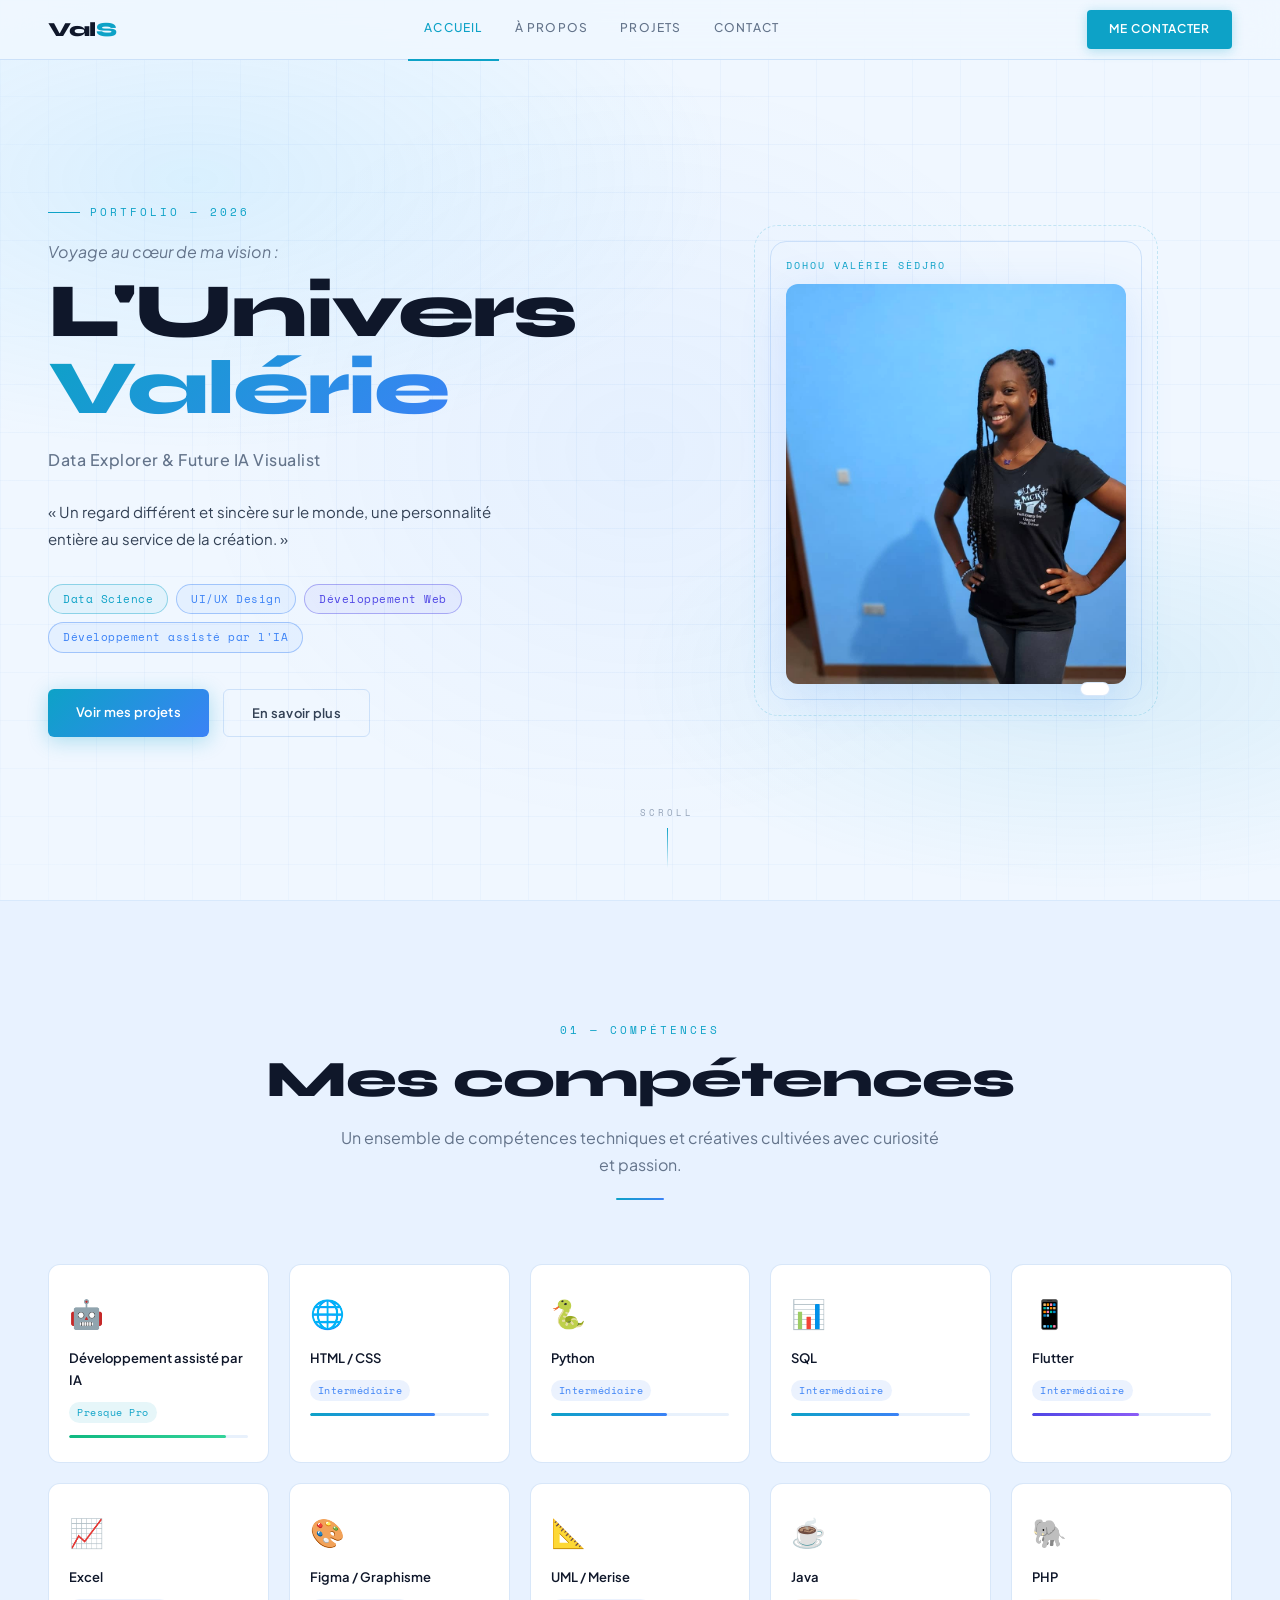
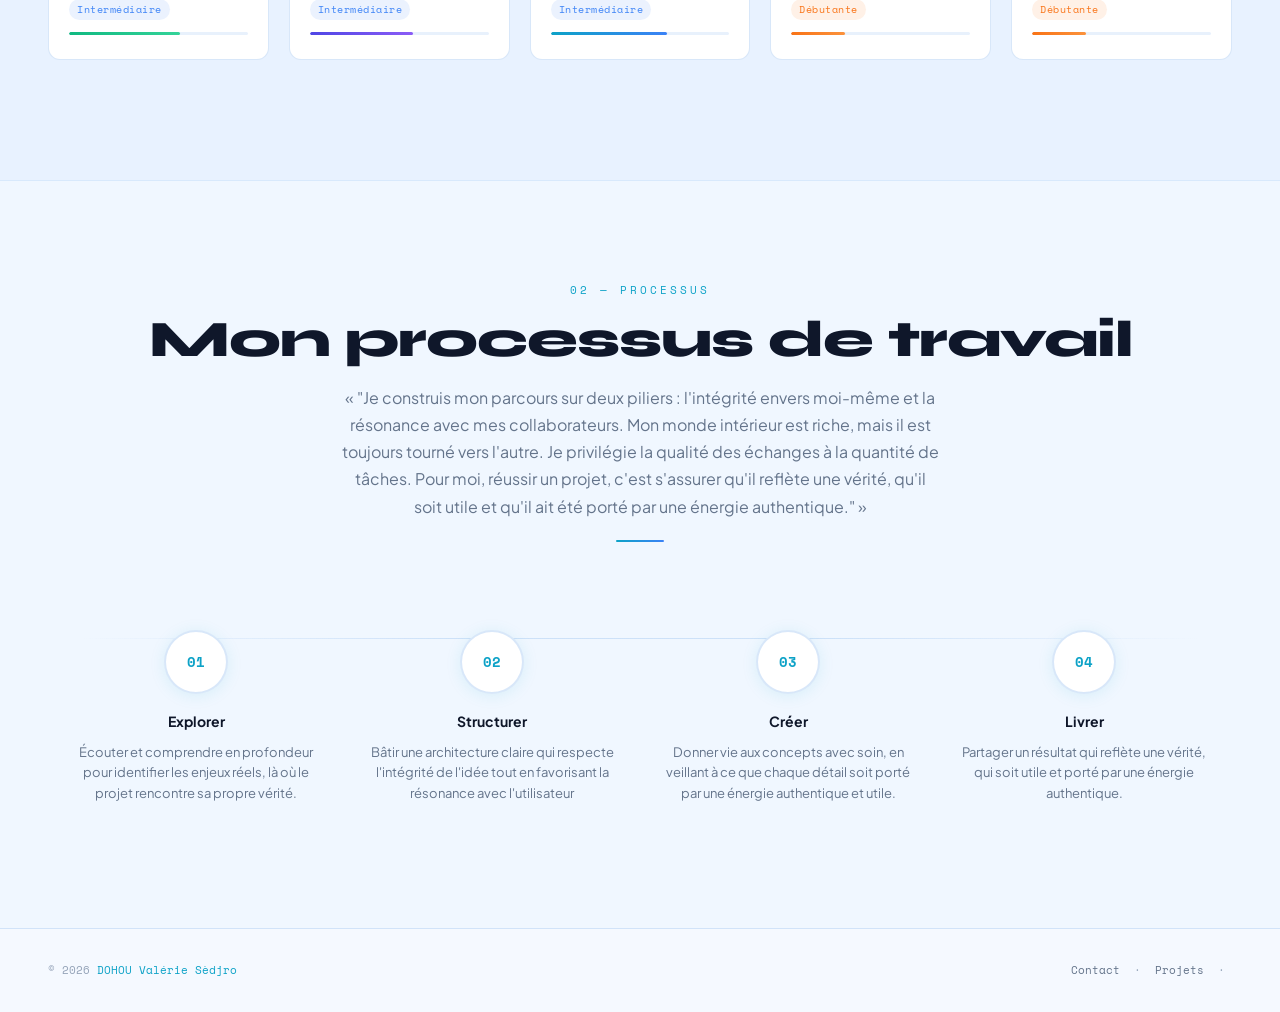
<file: index.html>
<!DOCTYPE html>
<html lang="fr">
<head>
<meta charset="UTF-8">
<meta name="viewport" content="width=device-width, initial-scale=1.0">
<title> Valérie Sèdjro DOHOU — Portfolio</title>
<link href="https://fonts.googleapis.com/css2?family=Plus+Jakarta+Sans:ital,wght@0,300;0,400;0,500;0,600;0,700;1,300&family=Syne:wght@700;800&family=Space+Mono:wght@400;700&display=swap" rel="stylesheet">
<link rel="stylesheet" href="style.css">
</head>
<body>

<nav>
  <a href="index.html" class="nav-logo">Val<span>S</span></a>
  <ul class="nav-links">
    <li><a href="index.html" class="active">Accueil</a></li>
    <li><a href="about.html">À propos</a></li>
    <li><a href="projects.html">Projets</a></li>
    <li><a href="contact.html">Contact</a></li>
  </ul>
  <a href="contact.html" class="nav-cta">Me contacter</a>
  <button class="nav-burger" onclick="toggleMenu()">☰</button>
</nav>

<!-- ═══ HERO ═══ -->
<main class="hero-page">

  <div class="hero-inner">

    <!-- LEFT -->
    <div class="hero-left fade-up">
      <div class="hero-label">Portfolio — 2026</div>
      <p class="hero-eyebrow">Voyage au cœur de ma vision :</p>
      <h1 class="hero-title">
        L'Univers <span class="accent">Valérie</span>
      </h1>
      <p class="hero-role">Data Explorer & Future IA Visualist </p>
      <p class="hero-desc">
        <!-- [TEXTE À COMPLÉTER] Copiez ici votre description personnelle -->
        « Un regard différent et sincère sur le monde, une personnalité entière au service de la création. »
      </p>
      <div class="hero-tags">
        <span class="tag teal">Data Science</span>
        <span class="tag blue">UI/UX Design</span>
        <span class="tag indigo">Développement Web</span>
        <span class="tag blue">Développement assisté par l'IA</span>
      </div>
      <div class="hero-btns">
        <a href="projects.html" class="btn-primary">Voir mes projets</a>
        <a href="about.html" class="btn-ghost">En savoir plus</a>
      </div>
    </div>

    <!-- RIGHT — PHOTO -->
    <div class="hero-right fade-up">
      <div class="photo-frame">
        <div class="photo-label">DOHOU Valérie Sèdjro</div>
        <!--
          👉 Pour ajouter votre photo :
          1. Renommez votre fichier image en "ma-photo.jpg"
          2. Placez-le dans le même dossier que ce fichier HTML
          3. Supprimez la ligne "photo-placeholder" si vous voulez
        -->
        <img src="Valérie.png" alt="DOHOU Valérie Sèdjro" class="hero-photo"
              onerror="this.style.display='none'; document.querySelector('.photo-placeholder').style.display='flex';">
        <div class="photo-badge">
        </div>
      </div>
    </div>

  </div>

  <div class="scroll-hint fade-up">
    <span>Scroll</span>
    <div class="scroll-line"></div>
  </div>

</main>

<!-- ═══ COMPÉTENCES ═══ -->
<section class="skills-section">
  <div class="inner">
    <div class="section-header fade-up">
      <span class="section-num">01 — Compétences</span>
      <h2 class="section-title">Mes compétences</h2>
      <p class="section-subtitle">
        <!-- [TEXTE À COMPLÉTER] -->
        Un ensemble de compétences techniques et créatives cultivées avec curiosité et passion.
      </p>
      <div class="section-line"></div>
    </div>

    <div class="skills-grid">

      <div class="skill-card fade-up">
        <div class="skill-icon">🤖</div>
        <div class="skill-name">Développement assisté par IA</div>
        <div class="skill-level lvl-pro">Presque Pro</div>
        <div class="skill-bar"><div class="skill-fill green" data-width="88%"></div></div>
      </div>

      <div class="skill-card fade-up">
        <div class="skill-icon">🌐</div>
        <div class="skill-name">HTML / CSS</div>
        <div class="skill-level lvl-inter">Intermédiaire</div>
        <div class="skill-bar"><div class="skill-fill" data-width="70%"></div></div>
      </div>

      <div class="skill-card fade-up">
        <div class="skill-icon">🐍</div>
        <div class="skill-name">Python</div>
        <div class="skill-level lvl-inter">Intermédiaire</div>
        <div class="skill-bar"><div class="skill-fill blue" data-width="65%"></div></div>
      </div>

      <div class="skill-card fade-up">
        <div class="skill-icon">📊</div>
        <div class="skill-name">SQL</div>
        <div class="skill-level lvl-inter">Intermédiaire</div>
        <div class="skill-bar"><div class="skill-fill blue" data-width="60%"></div></div>
      </div>

      <div class="skill-card fade-up">
        <div class="skill-icon">📱</div>
        <div class="skill-name">Flutter</div>
        <div class="skill-level lvl-inter">Intermédiaire</div>
        <div class="skill-bar"><div class="skill-fill purple" data-width="60%"></div></div>
      </div>

      <div class="skill-card fade-up">
        <div class="skill-icon">📈</div>
        <div class="skill-name">Excel</div>
        <div class="skill-level lvl-inter">Intermédiaire</div>
        <div class="skill-bar"><div class="skill-fill green" data-width="62%"></div></div>
      </div>

      <div class="skill-card fade-up">
        <div class="skill-icon">🎨</div>
        <div class="skill-name">Figma / Graphisme</div>
        <div class="skill-level lvl-inter">Intermédiaire</div>
        <div class="skill-bar"><div class="skill-fill purple" data-width="58%"></div></div>
      </div>

      <div class="skill-card fade-up">
        <div class="skill-icon">📐</div>
        <div class="skill-name">UML / Merise</div>
        <div class="skill-level lvl-inter">Intermédiaire</div>
        <div class="skill-bar"><div class="skill-fill blue" data-width="65%"></div></div>
      </div>

      <div class="skill-card fade-up">
        <div class="skill-icon">☕</div>
        <div class="skill-name">Java</div>
        <div class="skill-level lvl-debut">Débutante</div>
        <div class="skill-bar"><div class="skill-fill orange" data-width="30%"></div></div>
      </div>

      <div class="skill-card fade-up">
        <div class="skill-icon">🐘</div>
        <div class="skill-name">PHP</div>
        <div class="skill-level lvl-debut">Débutante</div>
        <div class="skill-bar"><div class="skill-fill orange" data-width="30%"></div></div>
      </div>

    </div>
  </div>
</section>

<!-- ═══ PROCESSUS DE TRAVAIL ═══ -->
<section class="process-section">
  <div class="inner">
    <div class="section-header fade-up">
      <span class="section-num">02 — Processus</span>
      <h2 class="section-title">Mon processus de travail</h2>
      <p class="section-subtitle">
        <!-- [TEXTE À COMPLÉTER] -->
        « "Je construis mon parcours sur deux piliers : l'intégrité envers moi-même et la résonance avec mes collaborateurs. Mon monde intérieur est riche, mais il est toujours tourné vers l'autre. Je privilégie la qualité des échanges à la quantité de tâches. Pour moi, réussir un projet, c'est s'assurer qu'il reflète une vérité, qu'il soit utile et qu'il ait été porté par une énergie authentique." »
      </p>
      <div class="section-line"></div>
    </div>

    <div class="process-steps">

      <div class="process-step fade-up">
        <div class="step-num">01</div>
        <div class="step-title">Explorer</div>
        <div class="step-text">
          <!-- [TEXTE À COMPLÉTER] -->
          Écouter et comprendre en profondeur pour identifier les enjeux réels, là où le projet rencontre sa propre vérité.
        </div>
      </div>

      <div class="process-step fade-up">
        <div class="step-num">02</div>
        <div class="step-title">Structurer</div>
        <div class="step-text">
          <!-- [TEXTE À COMPLÉTER] -->
          Bâtir une architecture claire qui respecte l'intégrité de l'idée tout en favorisant la résonance avec l'utilisateur
        </div>
      </div>

      <div class="process-step fade-up">
        <div class="step-num">03</div>
        <div class="step-title">Créer</div>
        <div class="step-text">
          <!-- [TEXTE À COMPLÉTER] -->
          Donner vie aux concepts avec soin, en veillant à ce que chaque détail soit porté par une énergie authentique et utile.
        </div>
      </div>

      <div class="process-step fade-up">
        <div class="step-num">04</div>
        <div class="step-title">Livrer</div>
        <div class="step-text">
          <!-- [TEXTE À COMPLÉTER] -->
          Partager un résultat qui reflète une vérité, qui soit utile et porté par une énergie authentique.
        </div>
      </div>

    </div>
  </div>
</section>

<footer>
  <div>© 2026 <span class="teal">DOHOU Valérie Sèdjro</span></div>
  <div>
    <a href="contact.html">Contact</a> &nbsp;·&nbsp;
    <a href="projects.html">Projets</a> &nbsp;·&nbsp;
  </div>
</footer>

<script src="main.js"></script>
</body>
</html>
</file>
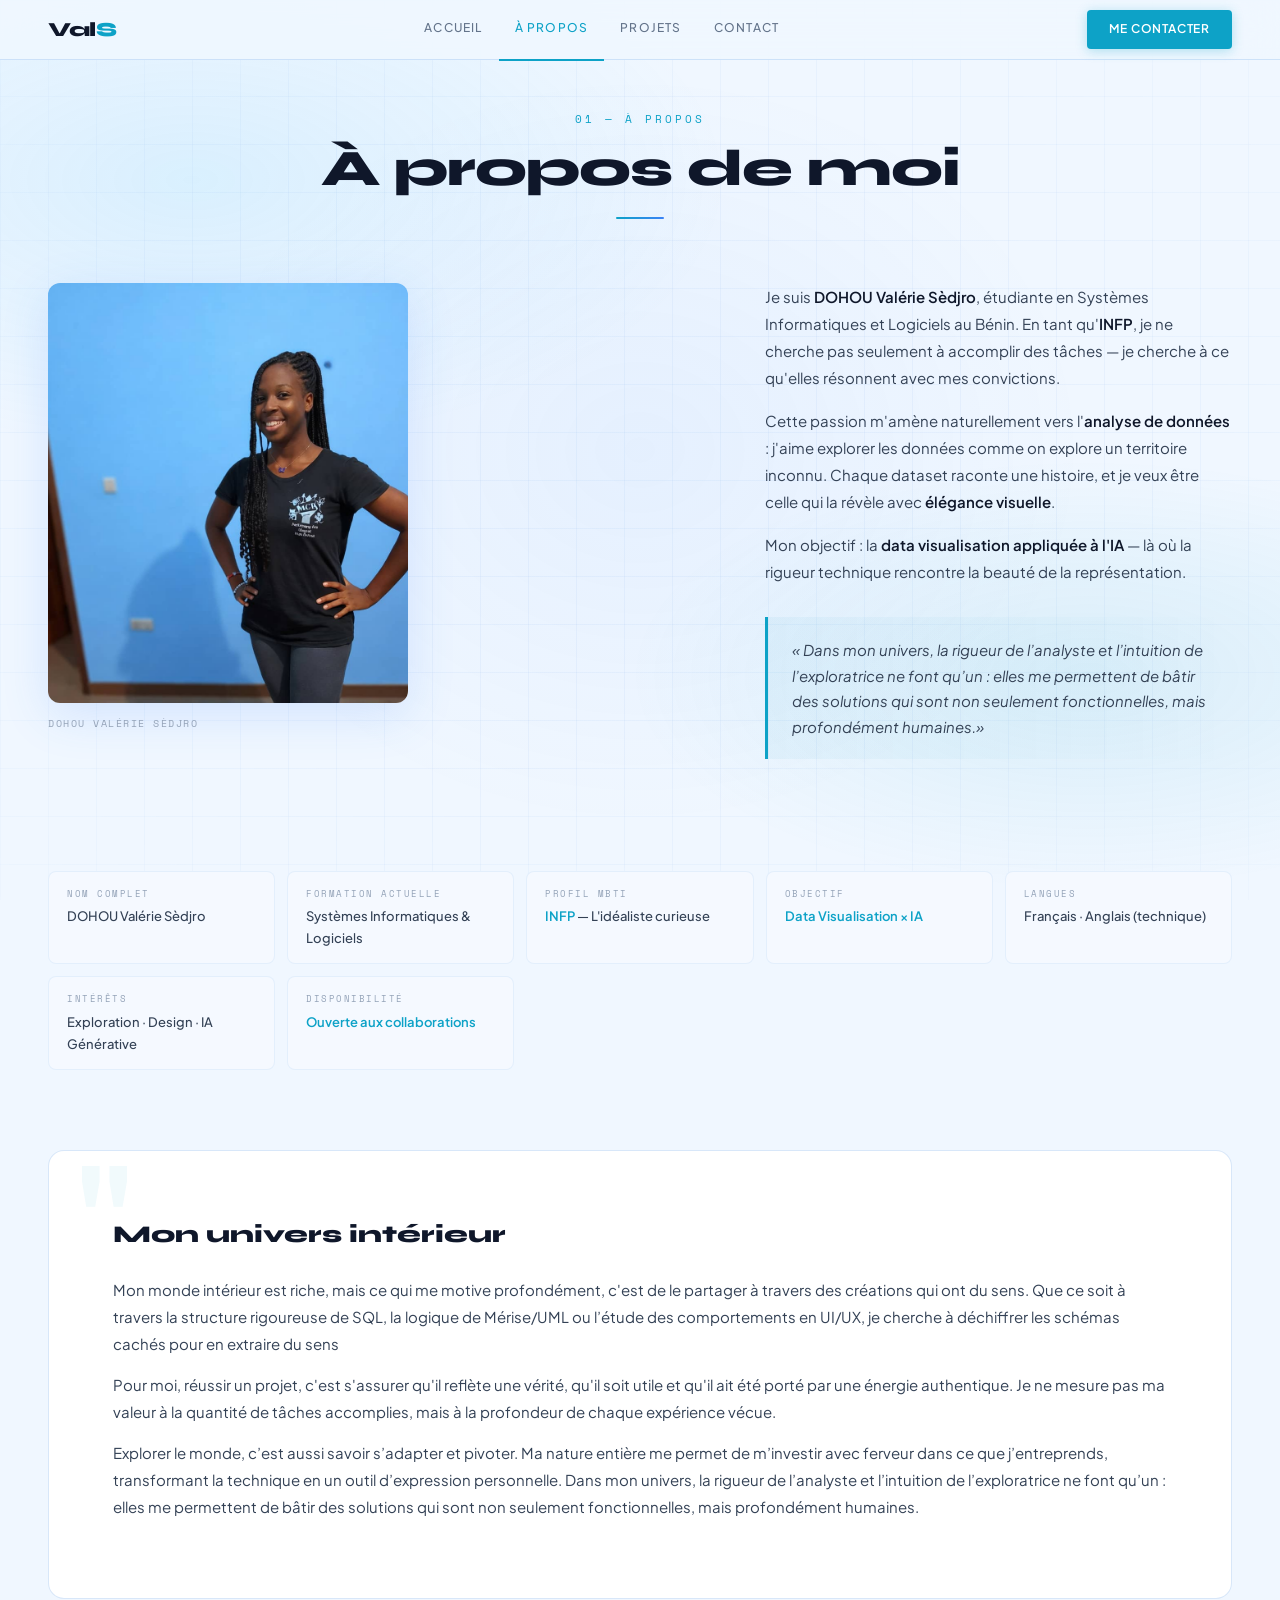
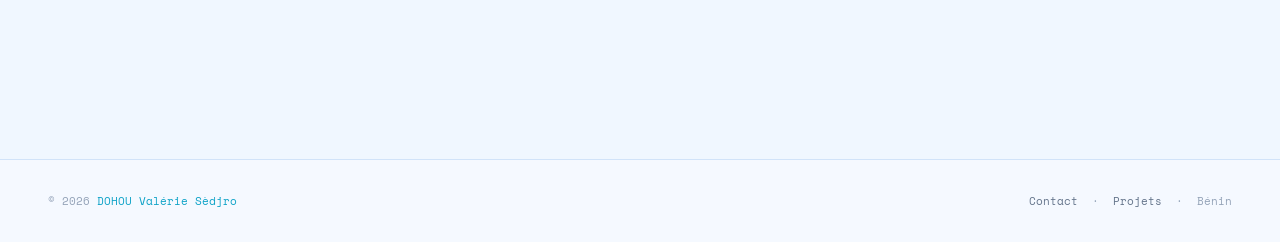
<file: about.html>
<!DOCTYPE html>
<html lang="fr">
<head>
<meta charset="UTF-8">
<meta name="viewport" content="width=device-width, initial-scale=1.0">
<title>À propos — DOHOU Valérie</title>
<link href="https://fonts.googleapis.com/css2?family=Plus+Jakarta+Sans:ital,wght@0,300;0,400;0,500;0,600;0,700;1,300&family=Syne:wght@700;800&family=Space+Mono:wght@400;700&display=swap" rel="stylesheet">
<link rel="stylesheet" href="style.css">
</head>
<body>

<nav>
  <a href="index.html" class="nav-logo">Val<span>S</span></a>
  <ul class="nav-links">
    <li><a href="index.html">Accueil</a></li>
    <li><a href="about.html" class="active">À propos</a></li>
    <li><a href="projects.html">Projets</a></li>
    <li><a href="contact.html">Contact</a></li>
  </ul>
  <a href="contact.html" class="nav-cta">Me contacter</a>
  <button class="nav-burger" onclick="toggleMenu()">☰</button>
</nav>

<main class="inner-page">
  <div class="page-inner">

    <div class="section-header fade-up">
      <span class="section-num">01 — À propos</span>
      <h1 class="section-title">À propos de moi</h1>
      <div class="section-line"></div>
    </div>

    <!-- BLOC 1 : PHOTO + MINI TEXTE CÔTE À CÔTE -->
    <div class="about-grid fade-up" style="margin-bottom: 80px;">

      <!-- PHOTO -->
      <div class="about-photo-block">
        <!--
          👉 Pour ajouter votre photo :
          Renommez votre fichier "ma-photo.jpg" et placez-le dans le dossier.
        -->
        <img src="Valérie.png" alt="DOHOU Valérie Sèdjro" class="about-photo"
             onerror="this.style.display='none'; document.querySelector('.about-photo-placeholder').style.display='flex';">
        <div class="about-photo-caption">DOHOU Valérie Sèdjro</div>
      </div>

      <!-- MINI PARAGRAPHE -->
      <div class="about-mini">
        <p>
          <!-- [TEXTE À COMPLÉTER] — Mini présentation à côté de la photo -->
          Je suis <strong>DOHOU Valérie Sèdjro</strong>, étudiante en
          Systèmes Informatiques et Logiciels au Bénin. En tant qu'<strong>INFP</strong>,
          je ne cherche pas seulement à accomplir des tâches — je cherche à ce qu'elles
          résonnent avec mes convictions.
        </p>
        <p>
          Cette passion m'amène naturellement vers l'<strong>analyse de données</strong> :
          j'aime explorer les données comme on explore un territoire inconnu. Chaque dataset
          raconte une histoire, et je veux être celle qui la révèle avec <strong>élégance visuelle</strong>.
        </p>
        <p>
          Mon objectif : la <strong>data visualisation appliquée à l'IA</strong> — là où
          la rigueur technique rencontre la beauté de la représentation.
        </p>

        <blockquote class="about-quote">
          <!-- [TEXTE À COMPLÉTER] -->
          « Dans mon univers, la rigueur de l’analyste et l’intuition de l’exploratrice ne font qu’un : elles me permettent de bâtir des solutions qui sont non seulement fonctionnelles, mais profondément humaines.»
        </blockquote>
      </div>

    </div>

    <!-- INFOS RAPIDES -->
    <div class="info-grid fade-up" style="margin-bottom: 80px;">
      <div class="info-row">
        <div class="info-key">Nom complet</div>
        <div class="info-val">DOHOU Valérie Sèdjro</div>
      </div>
      <div class="info-row">
        <div class="info-key">Formation actuelle</div>
        <div class="info-val">Systèmes Informatiques & Logiciels</div>
      </div>
      <div class="info-row">
        <div class="info-key">Profil MBTI</div>
        <div class="info-val"><span class="highlight">INFP</span> — L'idéaliste curieuse</div>
      </div>
      <div class="info-row">
        <div class="info-key">Objectif</div>
        <div class="info-val"><span class="highlight">Data Visualisation × IA</span></div>
      </div>
      <div class="info-row">
        <div class="info-key">Langues</div>
        <div class="info-val">Français · Anglais (technique)</div>
      </div>
      <div class="info-row">
        <div class="info-key">Intérêts</div>
        <div class="info-val">Exploration · Design · IA Générative</div>
      </div>
      <div class="info-row">
        <div class="info-key">Disponibilité</div>
        <div class="info-val"><span class="highlight">Ouverte aux collaborations</span></div>
      </div>
    </div>

    <!-- BLOC 2 : TEXTE PLUS LONG EN BAS -->
    <div class="about-text2 fade-up">
      <h3>Mon univers intérieur</h3>
      <p>
        <!-- [TEXTE À COMPLÉTER] — Grand texte libre sur vous -->
        Mon monde intérieur est riche, mais ce
        qui me motive profondément, c'est de le partager à travers des créations qui
        ont du sens. Que ce soit à travers la structure rigoureuse de SQL, la logique de Mérise/UML ou l’étude des comportements en UI/UX, je cherche à déchiffrer les schémas cachés pour en extraire du sens 
      </p>
      <p>
        <!-- [TEXTE À COMPLÉTER] -->
        Pour moi, réussir un projet, c'est s'assurer qu'il reflète une vérité, qu'il
        soit utile et qu'il ait été porté par une énergie authentique. Je ne mesure pas
        ma valeur à la quantité de tâches accomplies, mais à la profondeur de chaque
        expérience vécue.
      </p>
      <p>
        <!-- [TEXTE À COMPLÉTER] -->
        Explorer le monde, c’est aussi savoir s’adapter et pivoter. Ma nature entière me permet de m’investir avec ferveur dans ce que j’entreprends, transformant la technique en un outil d’expression personnelle. Dans mon univers, la rigueur de l’analyste et l’intuition de l’exploratrice ne font qu’un : elles me permettent de bâtir des solutions qui sont non seulement fonctionnelles, mais profondément humaines. 
      </p>
    </div>

  </div>
</main>

<footer>
  <div>© 2026 <span class="teal">DOHOU Valérie Sèdjro</span></div>
  <div>
    <a href="contact.html">Contact</a> &nbsp;·&nbsp;
    <a href="projects.html">Projets</a> &nbsp;·&nbsp;
      Bénin 
  </div>
</footer>

<script src="main.js"></script>
</body>
</html>
</file>
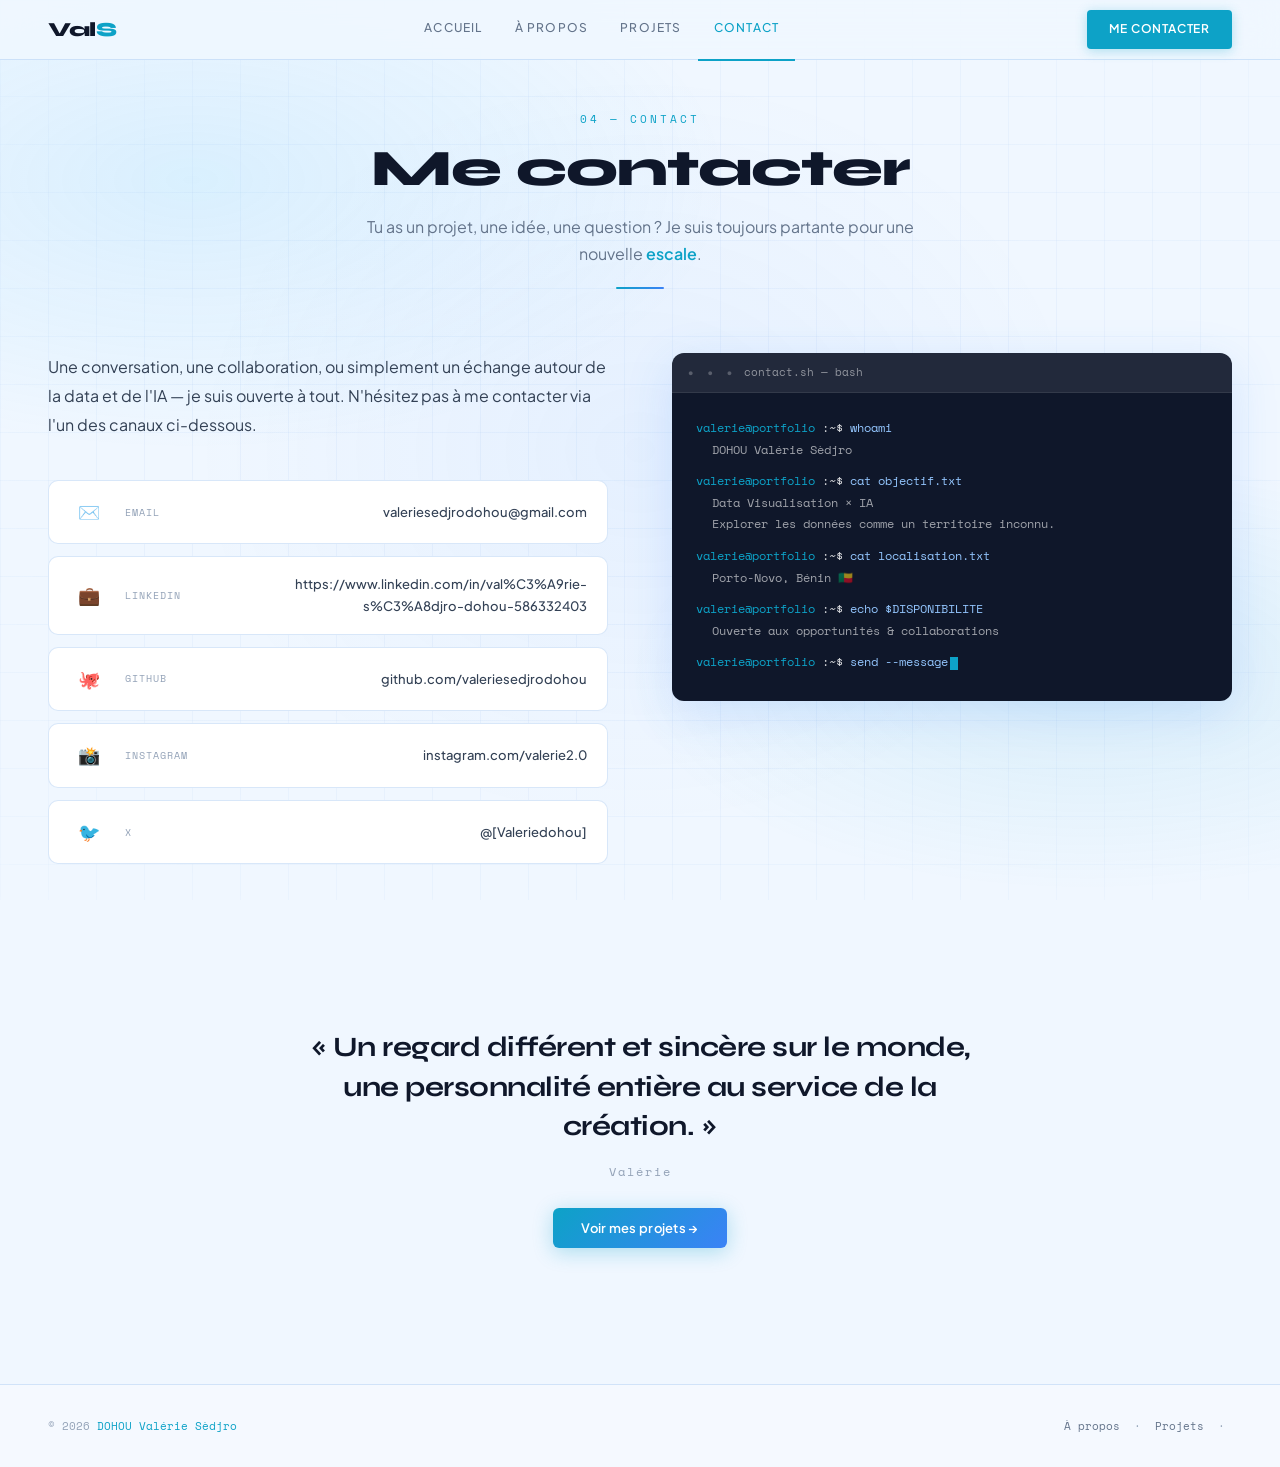
<file: contact.html>
<!DOCTYPE html>
<html lang="fr">
<head>
<meta charset="UTF-8">
<meta name="viewport" content="width=device-width, initial-scale=1.0">
<title>Contact — DOHOU Valérie</title>
<link href="https://fonts.googleapis.com/css2?family=Plus+Jakarta+Sans:ital,wght@0,300;0,400;0,500;0,600;0,700;1,300&family=Syne:wght@700;800&family=Space+Mono:wght@400;700&display=swap" rel="stylesheet">
<link rel="stylesheet" href="style.css">
</head>
<body>

<nav>
  <a href="index.html" class="nav-logo">Val<span>S</span></a>
  <ul class="nav-links">
    <li><a href="index.html">Accueil</a></li>
    <li><a href="about.html">À propos</a></li>
    <li><a href="projects.html">Projets</a></li>
    <li><a href="contact.html" class="active">Contact</a></li>
  </ul>
  <a href="contact.html" class="nav-cta">Me contacter</a>
  <button class="nav-burger" onclick="toggleMenu()">☰</button>
</nav>

<main class="inner-page">
  <div class="page-inner">

    <div class="section-header fade-up">
      <span class="section-num">04 — Contact</span>
      <h1 class="section-title">Me contacter</h1>
      <p class="section-subtitle">
        <!-- [TEXTE À COMPLÉTER] -->
        Tu as un projet, une idée, une question ? Je suis toujours partante
        pour une nouvelle <em style="color:var(--teal);font-style:normal;font-weight:600">escale</em>.
      </p>
      <div class="section-line"></div>
    </div>

    <div class="contact-wrapper">

      <!-- LIENS DE CONTACT -->
      <div class="fade-up">
        <p class="contact-intro">
          <!-- [TEXTE À COMPLÉTER] -->
          Une conversation, une collaboration, ou simplement un échange
          autour de la data et de l'IA — je suis ouverte à tout.
          N'hésitez pas à me contacter via l'un des canaux ci-dessous.
        </p>

        <div class="contact-links">

          <a href="mailto:valeriesedjrodohou.@gmail.com" class="contact-link">
            <!--
              👉 Remplacez "votre.email@example.com" par votre vraie adresse email
              dans le href ET dans contact-link-val
            -->
            <span class="contact-link-icon">✉️</span>
            <span class="contact-link-label">Email</span>
            <span class="contact-link-val">valeriesedjrodohou@gmail.com</span>
          </a>

          <a href="https://www.linkedin.com/in/val%C3%A9rie-s%C3%A8djro-dohou-586332403" target="_blank" class="contact-link">
            <!--
              👉 Remplacez "VOTRE-PROFIL" par votre identifiant LinkedIn
            -->
            <span class="contact-link-icon">💼</span>
            <span class="contact-link-label">LinkedIn</span>
            <span class="contact-link-val">https://www.linkedin.com/in/val%C3%A9rie-s%C3%A8djro-dohou-586332403</span>
          </a>

          <a href="https://github.com/valeriesedjrodohou" target="_blank" class="contact-link">
            <span class="contact-link-icon">🐙</span>
            <span class="contact-link-label">GitHub</span>
            <span class="contact-link-val">github.com/valeriesedjrodohou</span>
          </a>

          <a href="https://instagram.com/valerie2.0" target="_blank" class="contact-link">
            <span class="contact-link-icon">📸</span>
            <span class="contact-link-label">Instagram</span>
            <span class="contact-link-val">instagram.com/valerie2.0</span>
          </a>

          <a href="https://X.com/Valeriedohou" target="_blank" class="contact-link">
            <span class="contact-link-icon">🐦</span>
            <span class="contact-link-label">X</span>
            <span class="contact-link-val">@[Valeriedohou]</span>
          </a>

        </div>
      </div>

      <!-- TERMINAL -->
      <div class="terminal fade-up">
        <div class="terminal-bar">contact.sh — bash</div>
        <div class="terminal-body">
          <div>
            <span class="t-prompt">valerie@portfolio</span> :~$
            <span class="t-cmd"> whoami</span>
          </div>
          <div class="t-out">DOHOU Valérie Sèdjro</div>

          <div style="margin-top:10px">
            <span class="t-prompt">valerie@portfolio</span> :~$
            <span class="t-cmd"> cat objectif.txt</span>
          </div>
          <div class="t-out">Data Visualisation × IA</div>
          <div class="t-out">Explorer les données comme un territoire inconnu.</div>

          <div style="margin-top:10px">
            <span class="t-prompt">valerie@portfolio</span> :~$
            <span class="t-cmd"> cat localisation.txt</span>
          </div>
          <div class="t-out">Porto-Novo, Bénin 🇧🇯</div>

          <div style="margin-top:10px">
            <span class="t-prompt">valerie@portfolio</span> :~$
            <span class="t-cmd"> echo $DISPONIBILITE</span>
          </div>
          <div class="t-out">Ouverte aux opportunités & collaborations</div>

          <div style="margin-top:10px">
            <span class="t-prompt">valerie@portfolio</span> :~$
            <span class="t-cmd"> send --message</span><span class="t-cursor"></span>
          </div>
        </div>
      </div>

    </div>

    <!-- CITATION FINALE -->
    <div class="fade-up" style="margin-top: 100px; text-align: center; padding: 64px 0;">
      <blockquote style="
        font-family: 'Syne', sans-serif;
        font-size: clamp(18px, 3vw, 28px);
        font-weight: 700;
        color: var(--text);
        letter-spacing: -0.5px;
        line-height: 1.4;
        max-width: 700px;
        margin: 0 auto;
      ">
        <!-- [TEXTE À COMPLÉTER] — Citation de clôture -->
        « Un regard différent et sincère sur le monde,
        une personnalité entière au service de la création. »
      </blockquote>
      <p style="margin-top: 16px; color: var(--muted); font-family: 'Space Mono', monospace; font-size: 12px; letter-spacing: 2px;">
      Valérie
      </p>
      <div style="margin-top: 32px;">
        <a href="projects.html" class="btn-primary">Voir mes projets →</a>
      </div>
    </div>

  </div>
</main>

<footer>
  <div>© 2026 <span class="teal">DOHOU Valérie Sèdjro</span></div>
  <div>
    <a href="about.html">À propos</a> &nbsp;·&nbsp;
    <a href="projects.html">Projets</a> &nbsp;·&nbsp;
  </div>
</footer>

<script src="main.js"></script>
</body>
</html>
</file>
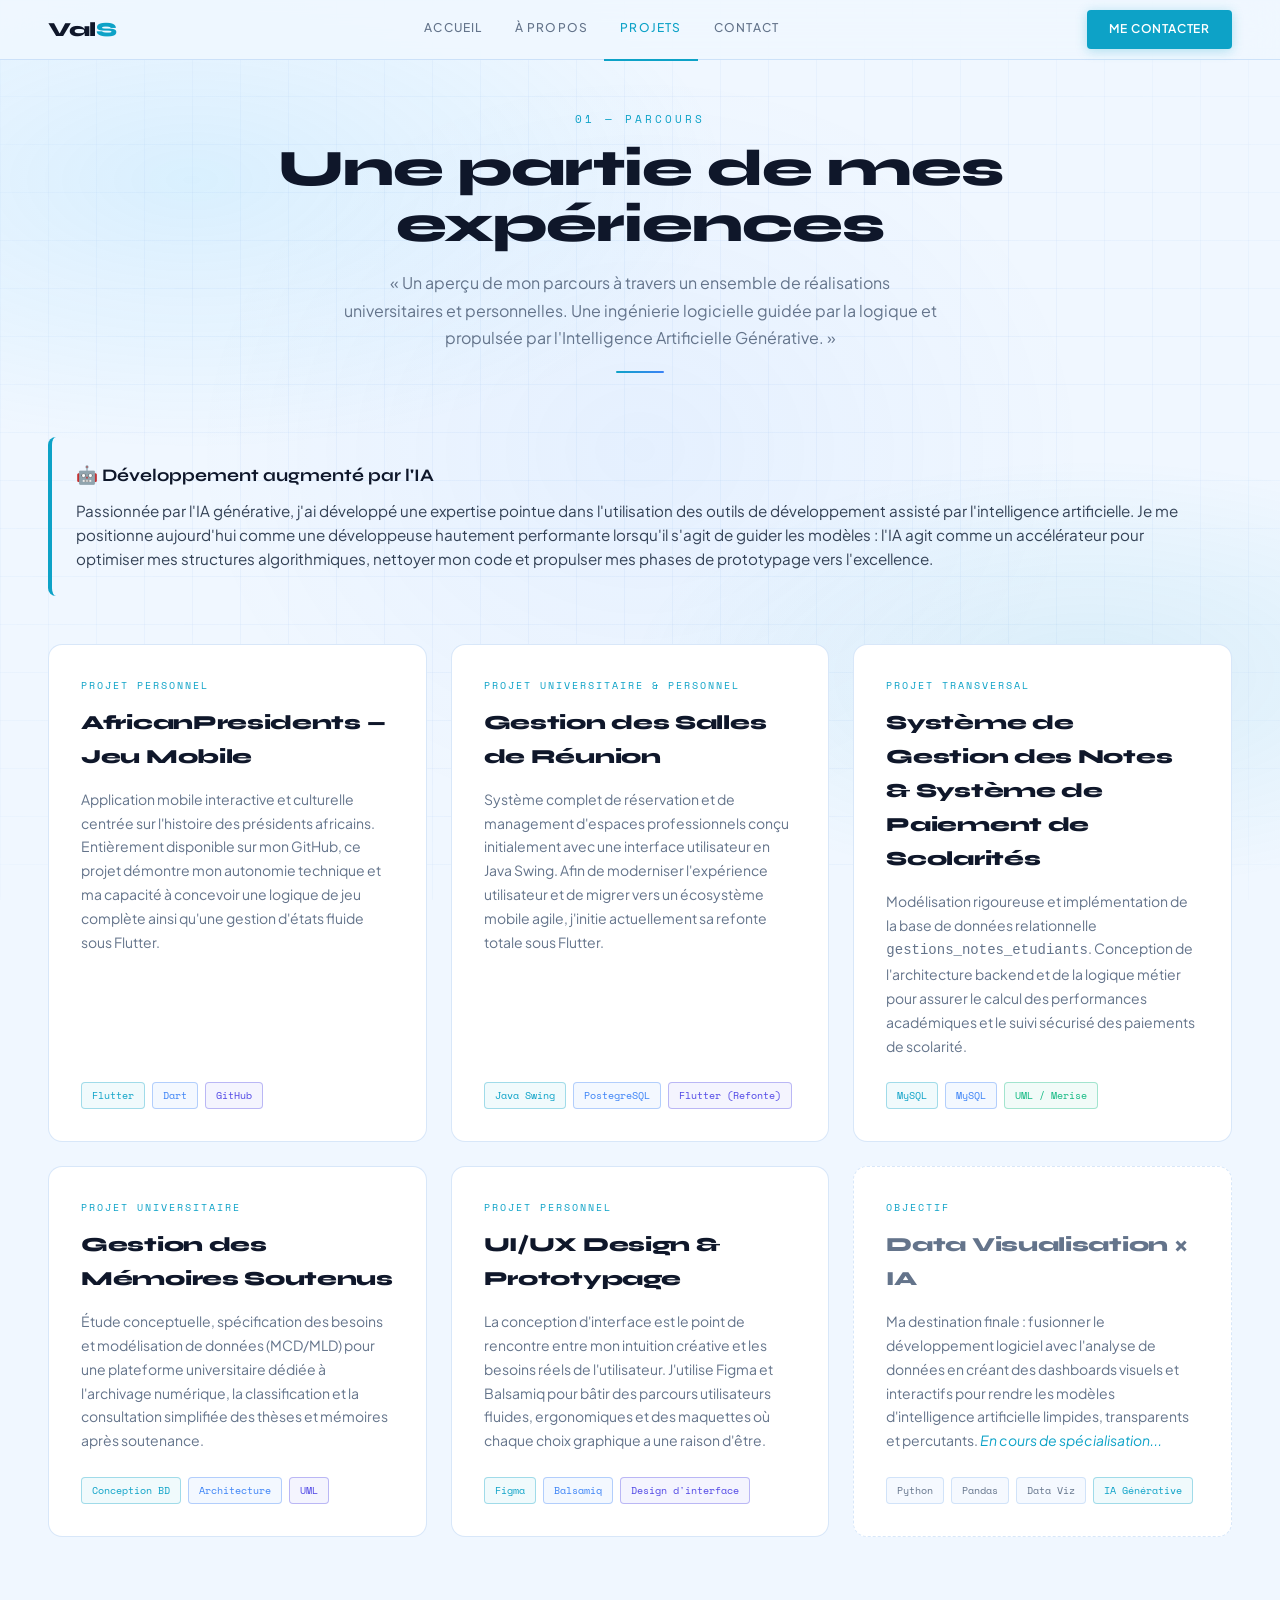
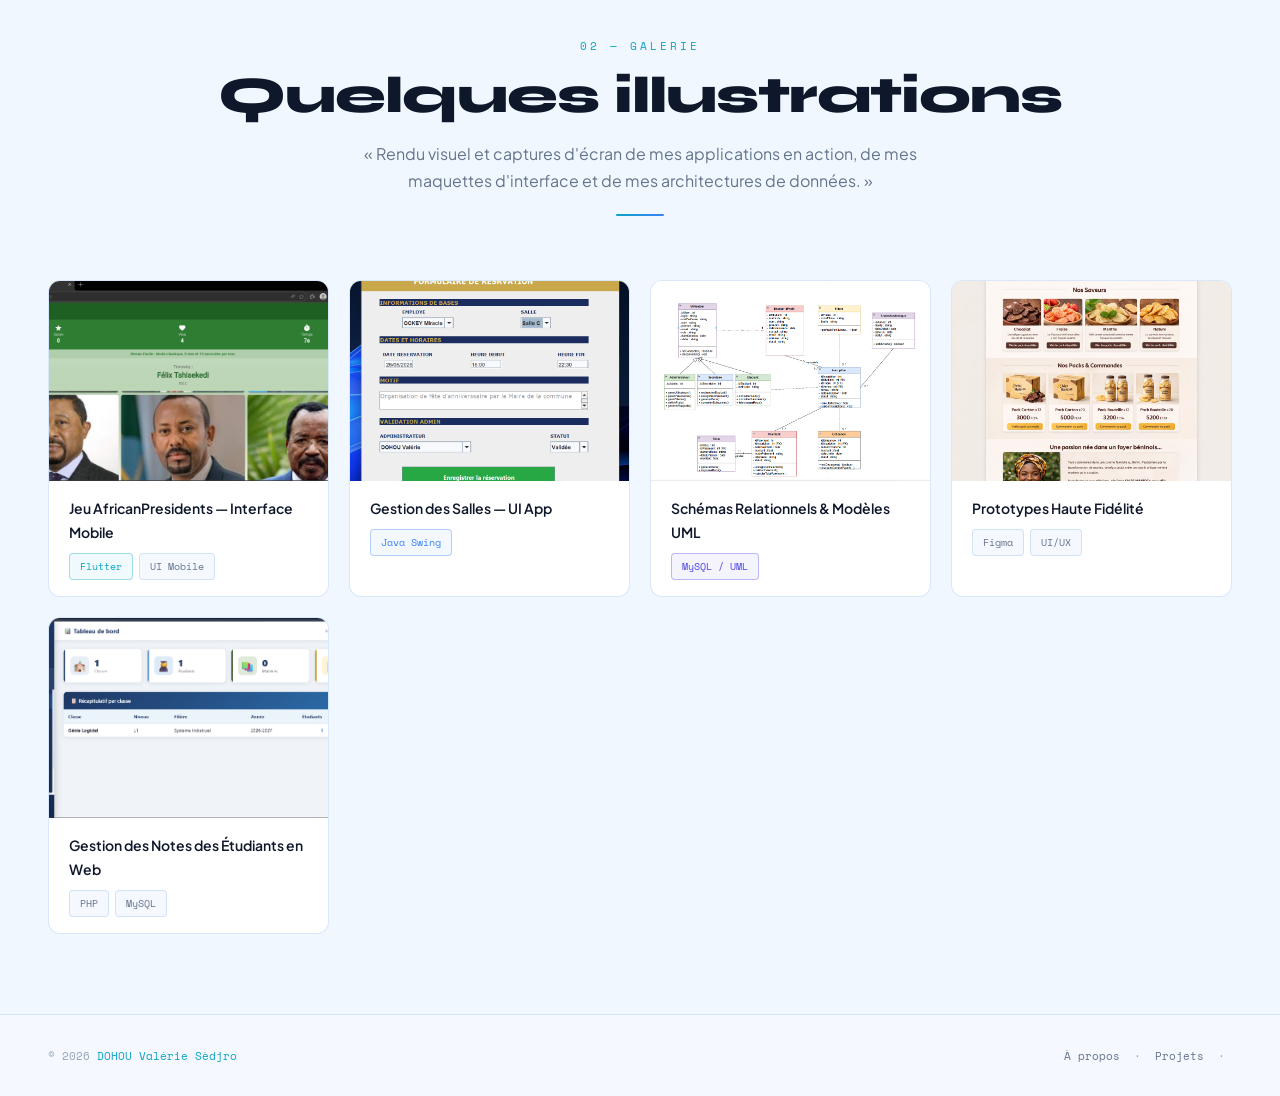
<file: projects.html>
<!DOCTYPE html>
<html lang="fr">
<head>
<meta charset="UTF-8">
<meta name="viewport" content="width=device-width, initial-scale=1.0">
<title>Expériences — DOHOU Valérie</title>
<link href="https://fonts.googleapis.com/css2?family=Plus+Jakarta+Sans:ital,wght@0,300;0,400;0,500;0,600;0,700;1,300&family=Syne:wght@700;800&family=Space+Mono:wght@400;700&display=swap" rel="stylesheet">
<link rel="stylesheet" href="style.css">
</head>
<body>

<nav>
  <a href="index.html" class="nav-logo">Val<span>S</span></a>
  <ul class="nav-links">
    <li><a href="index.html">Accueil</a></li>
    <li><a href="about.html">À propos</a></li>
    <li><a href="projects.html" class="active">Projets</a></li>
    <li><a href="contact.html">Contact</a></li>
  </ul>
  <a href="contact.html" class="nav-cta">Me contacter</a>
  <button class="nav-burger" onclick="toggleMenu()">☰</button>
</nav>

<main class="inner-page">
  <div class="page-inner">

    <div class="section-header fade-up">
      <span class="section-num">01 — Parcours</span>
      <h1 class="section-title">Une partie de mes expériences</h1>
      <p class="section-subtitle">
        « Un aperçu de mon parcours à travers un ensemble de réalisations universitaires et personnelles. Une ingénierie logicielle guidée par la logique et propulsée par l'Intelligence Artificielle Générative. »
      </p>
      <div class="section-line"></div>
    </div>

    <div style="background: rgba(var(--teal-rgb), 0.08); border-left: 4px solid var(--teal); padding: 24px; border-radius: 8px; margin-bottom: 48px;" class="fade-up">
      <h4 style="margin: 0 0 8px 0; font-family: 'Syne', sans-serif; color: var(--text1); font-size: 1.1rem;">🤖 Développement augmenté par l'IA</h4>
      <p style="margin: 0; font-size: 0.95rem; color: var(--text2); line-height: 1.6;">
        Passionnée par l'IA générative, j'ai développé une expertise pointue dans l'utilisation des outils de développement assisté par l'intelligence artificielle. Je me positionne aujourd'hui comme une développeuse hautement performante lorsqu'il s'agit de guider les modèles : l'IA agit comme un accélérateur pour optimiser mes structures algorithmiques, nettoyer mon code et propulser mes phases de prototypage vers l'excellence.
      </p>
    </div>

    <div class="projects-grid">

      <div class="project-card fade-up">
        <div class="project-num">Projet Personnel</div>
        <h3 class="project-title">AfricanPresidents — Jeu Mobile</h3>
        <p class="project-desc">
          Application mobile interactive et culturelle centrée sur l'histoire des présidents africains. Entièrement disponible sur mon GitHub, ce projet démontre mon autonomie technique et ma capacité à concevoir une logique de jeu complète ainsi qu'une gestion d'états fluide sous Flutter.
        </p>
        <div class="project-tech">
          <span class="tech-badge teal">Flutter</span>
          <span class="tech-badge blue">Dart</span>
          <span class="tech-badge indigo">GitHub</span>
        </div>
      </div>

      <div class="project-card fade-up">
        <div class="project-num">Projet Universitaire & Personnel</div>
        <h3 class="project-title">Gestion des Salles de Réunion</h3>
        <p class="project-desc">
          Système complet de réservation et de management d'espaces professionnels conçu initialement avec une interface utilisateur en Java Swing. Afin de moderniser l'expérience utilisateur et de migrer vers un écosystème mobile agile, j'initie actuellement sa refonte totale sous Flutter.
        </p>
        <div class="project-tech">
          <span class="tech-badge teal">Java Swing</span>
          <span class="tech-badge blue">PostegreSQL</span>
          <span class="tech-badge indigo">Flutter (Refonte)</span>
        </div>
      </div>

      <div class="project-card fade-up">
        <div class="project-num">Projet Transversal</div>
        <h3 class="project-title">Système de Gestion des Notes & Système de Paiement de Scolarités</h3>
        <p class="project-desc">
          Modélisation rigoureuse et implémentation de la base de données relationnelle <code>gestions_notes_etudiants</code>. Conception de l'architecture backend et de la logique métier pour assurer le calcul des performances académiques et le suivi sécurisé des paiements de scolarité.
        </p>
        <div class="project-tech">
          <span class="tech-badge teal">MySQL</span>
          <span class="tech-badge blue">MySQL</span>
          <span class="tech-badge green">UML / Merise</span>
        </div>
      </div>

      <div class="project-card fade-up">
        <div class="project-num">Projet Universitaire</div>
        <h3 class="project-title">Gestion des Mémoires Soutenus</h3>
        <p class="project-desc">
          Étude conceptuelle, spécification des besoins et modélisation de données (MCD/MLD) pour une plateforme universitaire dédiée à l'archivage numérique, la classification et la consultation simplifiée des thèses et mémoires après soutenance.
        </p>
        <div class="project-tech">
          <span class="tech-badge teal">Conception BD</span>
          <span class="tech-badge blue">Architecture</span>
          <span class="tech-badge indigo">UML</span>
        </div>
      </div>

      <div class="project-card fade-up">
        <div class="project-num">Projet Personnel</div>
        <h3 class="project-title">UI/UX Design & Prototypage</h3>
        <p class="project-desc">
          La conception d'interface est le point de rencontre entre mon intuition créative et les besoins réels de l'utilisateur. J'utilise Figma et Balsamiq pour bâtir des parcours utilisateurs fluides, ergonomiques et des maquettes où chaque choix graphique a une raison d'être.
        </p>
        <div class="project-tech">
          <span class="tech-badge teal">Figma</span>
          <span class="tech-badge blue">Balsamiq</span>
          <span class="tech-badge indigo">Design d'interface</span>
        </div>
      </div>

      <div class="project-card project-coming fade-up">
        <div class="project-num">Objectif</div>
        <h3 class="project-title" style="color:var(--text3)">Data Visualisation × IA</h3>
        <p class="project-desc">
          Ma destination finale : fusionner le développement logiciel avec l'analyse de données en créant des dashboards visuels et interactifs pour rendre les modèles d'intelligence artificielle limpides, transparents et percutants.
          <em style="color:var(--teal)">En cours de spécialisation...</em>
        </p>
        <div class="project-tech">
          <span class="tech-badge">Python</span>
          <span class="tech-badge">Pandas</span>
          <span class="tech-badge">Data Viz</span>
          <span class="tech-badge teal">IA Générative</span>
        </div>
      </div>

    </div>

    <div class="illustrations-section">

      <div class="section-header fade-up" style="margin-top: 100px;">
        <span class="section-num">02 — Galerie</span>
        <h2 class="section-title">Quelques illustrations</h2>
        <p class="section-subtitle">
          « Rendu visuel et captures d'écran de mes applications en action, de mes maquettes d'interface et de mes architectures de données. »
        </p>
        <div class="section-line"></div>
      </div>

      <div class="illus-grid">

        <div class="illus-card fade-up">
          <img src="image4.png" alt="Capture d'écran du jeu AfricanPresidents" class="illus-img"
               onerror="this.style.display='none'; this.nextElementSibling.style.display='flex';">
          <div class="illus-placeholder" style="display:none">📱</div>
          <div class="illus-info">
            <div class="illus-name">Jeu AfricanPresidents — Interface Mobile</div>
            <div class="illus-tag-row">
              <span class="tech-badge teal">Flutter</span>
              <span class="tech-badge">UI Mobile</span>
            </div>
          </div>
        </div>

        <div class="illus-card fade-up">
          <img src="image6.png" alt="Interface du Gestionnaire de Salles" class="illus-img"
               onerror="this.style.display='none'; this.nextElementSibling.style.display='flex';">
          <div class="illus-info">
            <div class="illus-name">Gestion des Salles — UI App</div>
            <div class="illus-tag-row">
              <span class="tech-badge blue">Java Swing</span>
            </div>
          </div>
        </div>

        <div class="illus-card fade-up">
          <img src="image8.png" alt="Modèle de Base de Données Relational" class="illus-img"
               onerror="this.style.display='none'; this.nextElementSibling.style.display='flex';">
          
          <div class="illus-info">
            <div class="illus-name">Schémas Relationnels & Modèles UML</div>
            <div class="illus-tag-row">
              <span class="tech-badge indigo">MySQL / UML</span>
            </div>
          </div>
        </div>

        <div class="illus-card fade-up">
          <img src="image5.png" alt="Rendu de Maquettes d'interface" class="illus-img"
               onerror="this.style.display='none'; this.nextElementSibling.style.display='flex';">
          <div class="illus-info">
            <div class="illus-name">Prototypes Haute Fidélité</div>
            <div class="illus-tag-row">
              <span class="tech-badge">Figma</span>
              <span class="tech-badge">UI/UX</span>
            </div>
          </div>
        </div>

        <div class="illus-card fade-up">
          <img src="image9.png" alt="Gestions notes etudiants" class="illus-img"
               onerror="this.style.display='none'; this.nextElementSibling.style.display='flex';">
          <div class="illus-info">
            <div class="illus-name">Gestion des Notes des Étudiants en Web</div>
            <div class="illus-tag-row">
              <span class="tech-badge">PHP</span>
              <span class="tech-badge">MySQL</span>
            </div>
          </div>
        </div>

      </div>
    </div>

  </div>
</main>

<footer>
  <div>© 2026 <span class="teal">DOHOU Valérie Sèdjro</span></div>
  <div>
    <a href="about.html">À propos</a> &nbsp;·&nbsp;
    <a href="projects.html">Projets</a> &nbsp;·&nbsp;
  </div>
</footer>

<script src="main.js"></script>
</body>
</html>
</file>
<file: style.css>
/* ══════════════════════════════════════════
   DOHOU Valérie — Portfolio Light Futuriste
   ══════════════════════════════════════════ */

@import url('https://fonts.googleapis.com/css2?family=Plus+Jakarta+Sans:ital,wght@0,300;0,400;0,500;0,600;0,700;1,300&family=Syne:wght@700;800&family=Space+Mono:wght@400;700&display=swap');

/* ── VARIABLES ── */
:root {
  --bg:        #f0f7ff;
  --bg2:       #e8f2ff;
  --surface:   #ffffff;
  --surface2:  #f5f9ff;
  --border:    rgba(100, 160, 230, 0.25);
  --border2:   rgba(100, 160, 230, 0.12);
  --teal:      #0da2c7;
  --teal2:     #06b6d4;
  --blue:      #3b82f6;
  --indigo:    #4f46e5;
  --sky:       #38bdf8;
  --glow-teal: rgba(13,162,199,0.15);
  --glow-blue: rgba(59,130,246,0.12);
  --text:      #0f172a;
  --text2:     #334155;
  --text3:     #64748b;
  --muted:     #94a3b8;
  --accent:    #0da2c7;
  --shadow:    0 4px 32px rgba(59,130,246,0.10);
  --shadow-lg: 0 12px 48px rgba(59,130,246,0.16);
}

*, *::before, *::after { margin: 0; padding: 0; box-sizing: border-box; }
html { scroll-behavior: smooth; }

body {
  background: var(--bg);
  color: var(--text);
  font-family: 'Plus Jakarta Sans', sans-serif;
  font-size: 15px;
  line-height: 1.7;
  overflow-x: hidden;
  min-height: 100vh;
}

/* ── SHIMMER BACKGROUND ── */
body::before {
  content: '';
  position: fixed;
  inset: 0;
  background:
    radial-gradient(ellipse 70% 50% at 15% 20%, rgba(56,189,248,0.12) 0%, transparent 60%),
    radial-gradient(ellipse 60% 40% at 85% 75%, rgba(13,162,199,0.10) 0%, transparent 60%),
    radial-gradient(ellipse 50% 60% at 50% 50%, rgba(59,130,246,0.06) 0%, transparent 70%);
  pointer-events: none;
  z-index: 0;
}

/* ── GRID PATTERN ── */
body::after {
  content: '';
  position: fixed;
  inset: 0;
  background-image:
    linear-gradient(rgba(100,160,230,0.07) 1px, transparent 1px),
    linear-gradient(90deg, rgba(100,160,230,0.07) 1px, transparent 1px);
  background-size: 48px 48px;
  mask-image: radial-gradient(ellipse 90% 90% at 50% 50%, black 40%, transparent 100%);
  pointer-events: none;
  z-index: 0;
}

/* ── NAVIGATION ── */
nav {
  position: fixed;
  top: 0; left: 0; right: 0;
  z-index: 200;
  background: rgba(240,247,255,0.88);
  backdrop-filter: blur(16px);
  -webkit-backdrop-filter: blur(16px);
  border-bottom: 1px solid var(--border);
  display: flex;
  align-items: center;
  justify-content: space-between;
  padding: 0 48px;
  height: 60px;
  transition: box-shadow 0.3s;
}

nav.scrolled {
  box-shadow: 0 2px 20px rgba(59,130,246,0.12);
}

.nav-logo {
  font-family: 'Syne', sans-serif;
  font-size: 20px;
  font-weight: 800;
  color: var(--text);
  text-decoration: none;
  letter-spacing: -0.5px;
}
.nav-logo span { color: var(--teal); }

.nav-links {
  display: flex;
  gap: 0;
  list-style: none;
}

.nav-links a {
  display: block;
  padding: 20px 16px;
  color: var(--text3);
  text-decoration: none;
  font-size: 12px;
  font-weight: 500;
  letter-spacing: 1.2px;
  text-transform: uppercase;
  border-bottom: 2px solid transparent;
  transition: all .22s;
}

.nav-links a:hover,
.nav-links a.active {
  color: var(--teal);
  border-bottom-color: var(--teal);
}

.nav-cta {
  padding: 9px 22px;
  background: var(--teal);
  border: none;
  color: #fff;
  font-family: 'Plus Jakarta Sans', sans-serif;
  font-size: 12px;
  font-weight: 600;
  letter-spacing: 0.8px;
  text-transform: uppercase;
  cursor: pointer;
  transition: all .22s;
  text-decoration: none;
  border-radius: 4px;
  box-shadow: 0 2px 12px rgba(13,162,199,0.3);
}
.nav-cta:hover {
  background: var(--indigo);
  box-shadow: 0 4px 20px rgba(79,70,229,0.35);
  transform: translateY(-1px);
}

.nav-burger {
  display: none;
  background: none;
  border: 1px solid var(--border);
  color: var(--text);
  padding: 6px 12px;
  cursor: pointer;
  font-size: 16px;
  border-radius: 4px;
}

/* ── ANIMATIONS ── */
.fade-up {
  opacity: 0;
  transform: translateY(28px);
  transition: opacity 0.65s cubic-bezier(.16,1,.3,1), transform 0.65s cubic-bezier(.16,1,.3,1);
}
.fade-up.visible {
  opacity: 1;
  transform: translateY(0);
}
.fade-up:nth-child(2) { transition-delay: 0.1s; }
.fade-up:nth-child(3) { transition-delay: 0.2s; }
.fade-up:nth-child(4) { transition-delay: 0.3s; }

/* ── SECTION HEADER ── */
.section-header {
  text-align: center;
  margin-bottom: 64px;
}
.section-num {
  font-family: 'Space Mono', monospace;
  font-size: 11px;
  color: var(--teal);
  letter-spacing: 3px;
  text-transform: uppercase;
  display: block;
  margin-bottom: 12px;
}
.section-title {
  font-family: 'Syne', sans-serif;
  font-size: clamp(32px, 4vw, 52px);
  font-weight: 800;
  color: var(--text);
  letter-spacing: -1px;
  line-height: 1.1;
}
.section-subtitle {
  margin-top: 16px;
  font-size: 16px;
  color: var(--text3);
  max-width: 600px;
  margin-left: auto;
  margin-right: auto;
}
.section-line {
  width: 48px;
  height: 2px;
  background: linear-gradient(90deg, var(--teal), var(--blue));
  margin: 20px auto 0;
  border-radius: 2px;
}

/* ── HERO PAGE (index) ── */
.hero-page {
  min-height: 100vh;
  padding: 120px 48px 80px;
  position: relative;
  z-index: 1;
  display: flex;
  flex-direction: column;
  justify-content: center;
}

.hero-inner {
  max-width: 1200px;
  margin: 0 auto;
  width: 100%;
  display: grid;
  grid-template-columns: 1fr 1fr;
  gap: 80px;
  align-items: center;
}

.hero-label {
  font-family: 'Space Mono', monospace;
  font-size: 11px;
  color: var(--teal);
  letter-spacing: 3px;
  text-transform: uppercase;
  margin-bottom: 16px;
  display: flex;
  align-items: center;
  gap: 10px;
}
.hero-label::before {
  content: '';
  width: 32px; height: 1px;
  background: var(--teal);
}

.hero-eyebrow {
  font-size: 16px;
  color: var(--text3);
  font-style: italic;
  margin-bottom: 8px;
  font-family: 'Plus Jakarta Sans', sans-serif;
}

.hero-title {
  font-family: 'Syne', sans-serif;
  font-size: clamp(42px, 6vw, 80px);
  font-weight: 800;
  color: var(--text);
  line-height: 1.0;
  letter-spacing: -2px;
  margin-bottom: 20px;
}
.hero-title .accent {
  background: linear-gradient(135deg, var(--teal) 0%, var(--blue) 100%);
  -webkit-background-clip: text;
  -webkit-text-fill-color: transparent;
  background-clip: text;
}

.hero-role {
  font-size: 16px;
  color: var(--text3);
  font-weight: 500;
  margin-bottom: 24px;
  letter-spacing: 0.5px;
}

.hero-desc {
  font-size: 15px;
  color: var(--text2);
  line-height: 1.8;
  margin-bottom: 32px;
  max-width: 480px;
}

.hero-tags {
  display: flex;
  flex-wrap: wrap;
  gap: 8px;
  margin-bottom: 36px;
}

.tag {
  padding: 5px 14px;
  font-family: 'Space Mono', monospace;
  font-size: 11px;
  letter-spacing: 0.5px;
  border-radius: 100px;
  border: 1px solid var(--border);
  background: var(--surface);
  color: var(--text3);
  transition: all .2s;
}
.tag:hover { border-color: var(--teal); color: var(--teal); }
.tag.teal { border-color: rgba(13,162,199,0.4); color: var(--teal); background: rgba(13,162,199,0.06); }
.tag.blue { border-color: rgba(59,130,246,0.4); color: var(--blue); background: rgba(59,130,246,0.06); }
.tag.indigo { border-color: rgba(79,70,229,0.4); color: var(--indigo); background: rgba(79,70,229,0.06); }

.hero-btns {
  display: flex;
  gap: 14px;
  flex-wrap: wrap;
}

.btn-primary {
  padding: 12px 28px;
  background: linear-gradient(135deg, var(--teal) 0%, var(--blue) 100%);
  color: #fff;
  text-decoration: none;
  font-weight: 600;
  font-size: 13px;
  border-radius: 6px;
  transition: all .25s;
  box-shadow: 0 4px 20px rgba(13,162,199,0.3);
  letter-spacing: 0.3px;
}
.btn-primary:hover {
  transform: translateY(-2px);
  box-shadow: 0 8px 30px rgba(13,162,199,0.4);
}

.btn-ghost {
  padding: 12px 28px;
  background: transparent;
  color: var(--text2);
  text-decoration: none;
  font-weight: 600;
  font-size: 13px;
  border-radius: 6px;
  border: 1.5px solid var(--border);
  transition: all .25s;
  letter-spacing: 0.3px;
}
.btn-ghost:hover {
  border-color: var(--teal);
  color: var(--teal);
  background: rgba(13,162,199,0.05);
}

/* ── PHOTO FRAME ── */
.hero-right { display: flex; justify-content: center; }

.photo-frame {
  position: relative;
  width: 340px;
  max-width: 100%;
}

.photo-frame::before {
  content: '';
  position: absolute;
  inset: -16px;
  border: 1.5px solid var(--border);
  border-radius: 16px;
  z-index: 0;
  animation: frame-pulse 3s ease-in-out infinite;
}

@keyframes frame-pulse {
  0%, 100% { opacity: 0.5; transform: scale(1); }
  50% { opacity: 1; transform: scale(1.005); }
}

.photo-frame::after {
  content: '';
  position: absolute;
  inset: -32px;
  border: 1px dashed rgba(13,162,199,0.2);
  border-radius: 24px;
  z-index: 0;
  animation: frame-pulse 3s ease-in-out infinite reverse;
}

.hero-photo {
  width: 100%;
  height: 400px;
  object-fit: cover;
  border-radius: 12px;
  display: block;
  position: relative;
  z-index: 1;
  filter: brightness(1.02) contrast(1.03);
  box-shadow: var(--shadow-lg);
}

.photo-placeholder {
  width: 100%;
  height: 400px;
  background: linear-gradient(135deg, var(--surface) 0%, var(--bg2) 100%);
  border: 2px dashed var(--border);
  border-radius: 12px;
  display: flex;
  flex-direction: column;
  align-items: center;
  justify-content: center;
  gap: 12px;
  color: var(--text3);
  font-size: 14px;
  text-align: center;
  padding: 24px;
  position: relative; z-index: 1;
}
.photo-placeholder span { font-size: 48px; }
.photo-placeholder code { font-family: 'Space Mono', monospace; color: var(--teal); font-size: 12px; }

.photo-label {
  font-family: 'Space Mono', monospace;
  font-size: 10px;
  color: var(--teal);
  letter-spacing: 2px;
  text-transform: uppercase;
  margin-bottom: 10px;
  position: relative; z-index: 1;
}

.photo-badge {
  position: absolute;
  bottom: -12px;
  right: 16px;
  background: var(--surface);
  border: 1px solid var(--border);
  padding: 6px 14px;
  font-family: 'Space Mono', monospace;
  font-size: 10px;
  border-radius: 100px;
  color: var(--text3);
  z-index: 2;
  box-shadow: var(--shadow);
}

/* ── SCROLL HINT ── */
.scroll-hint {
  position: absolute;
  bottom: 32px;
  left: 50%;
  transform: translateX(-50%);
  display: flex;
  flex-direction: column;
  align-items: center;
  gap: 8px;
  color: var(--muted);
  font-family: 'Space Mono', monospace;
  font-size: 9px;
  letter-spacing: 3px;
  text-transform: uppercase;
  z-index: 1;
}
.scroll-line {
  width: 1px;
  height: 40px;
  background: linear-gradient(to bottom, var(--teal), transparent);
  animation: scroll-pulse 2s ease-in-out infinite;
}
@keyframes scroll-pulse {
  0%, 100% { opacity: 0.3; transform: scaleY(1); }
  50% { opacity: 1; transform: scaleY(1.1); }
}

/* ── SKILLS SECTION (inside index.html) ── */
.skills-section {
  padding: 120px 48px;
  position: relative;
  z-index: 1;
  background: var(--bg2);
  border-top: 1px solid var(--border2);
  border-bottom: 1px solid var(--border2);
}

.skills-section .inner { max-width: 1200px; margin: 0 auto; }

.skills-grid {
  display: grid;
  grid-template-columns: repeat(auto-fill, minmax(200px, 1fr));
  gap: 20px;
}

.skill-card {
  background: var(--surface);
  border: 1px solid var(--border);
  border-radius: 12px;
  padding: 24px 20px;
  transition: all .25s;
  position: relative;
  overflow: hidden;
}
.skill-card::before {
  content: '';
  position: absolute;
  top: 0; left: 0; right: 0;
  height: 2px;
  background: linear-gradient(90deg, var(--teal), var(--blue));
  opacity: 0;
  transition: opacity .25s;
}
.skill-card:hover { transform: translateY(-4px); box-shadow: var(--shadow); border-color: rgba(13,162,199,0.4); }
.skill-card:hover::before { opacity: 1; }

.skill-icon { font-size: 28px; margin-bottom: 10px; }
.skill-name { font-weight: 600; font-size: 13px; color: var(--text); margin-bottom: 6px; }
.skill-level {
  font-family: 'Space Mono', monospace;
  font-size: 10px;
  letter-spacing: 0.5px;
  margin-bottom: 12px;
  padding: 2px 8px;
  border-radius: 100px;
  display: inline-block;
}
.lvl-pro   { background: rgba(13,162,199,0.1); color: var(--teal); }
.lvl-inter { background: rgba(59,130,246,0.1); color: var(--blue); }
.lvl-debut { background: rgba(249,115,22,0.1); color: #f97316; }

.skill-bar {
  height: 3px;
  background: rgba(100,160,230,0.15);
  border-radius: 2px;
  overflow: hidden;
}
.skill-fill {
  height: 100%;
  border-radius: 2px;
  background: linear-gradient(90deg, var(--teal), var(--blue));
  width: 0;
  transition: width 1.2s cubic-bezier(.16,1,.3,1);
}
.skill-fill.green  { background: linear-gradient(90deg, #10b981, #34d399); }
.skill-fill.purple { background: linear-gradient(90deg, var(--indigo), #8b5cf6); }
.skill-fill.orange { background: linear-gradient(90deg, #f97316, #fb923c); }

/* ── PROCESS MINI SECTION (index.html) ── */
.process-section {
  padding: 100px 48px;
  position: relative;
  z-index: 1;
}
.process-section .inner { max-width: 1200px; margin: 0 auto; }

.process-steps {
  display: grid;
  grid-template-columns: repeat(auto-fit, minmax(220px, 1fr));
  gap: 0;
  position: relative;
}
.process-steps::before {
  content: '';
  position: absolute;
  top: 32px; left: 32px; right: 32px;
  height: 1px;
  background: linear-gradient(90deg, transparent, var(--border), var(--border), transparent);
  z-index: 0;
}

.process-step {
  padding: 24px;
  position: relative;
  z-index: 1;
  text-align: center;
}
.step-num {
  width: 64px; height: 64px;
  border-radius: 50%;
  background: var(--surface);
  border: 2px solid var(--border);
  display: flex; align-items: center; justify-content: center;
  margin: 0 auto 16px;
  font-family: 'Space Mono', monospace;
  font-size: 14px;
  font-weight: 700;
  color: var(--teal);
  transition: all .25s;
  box-shadow: 0 2px 16px rgba(13,162,199,0.1);
}
.process-step:hover .step-num {
  background: var(--teal);
  color: #fff;
  border-color: var(--teal);
  box-shadow: 0 4px 20px rgba(13,162,199,0.3);
  transform: scale(1.05);
}
.step-title { font-weight: 700; font-size: 14px; margin-bottom: 8px; color: var(--text); }
.step-text  { font-size: 13px; color: var(--text3); line-height: 1.6; }

/* ── INNER PAGES ── */
.inner-page {
  min-height: 100vh;
  padding: 110px 48px 80px;
  position: relative;
  z-index: 1;
}
.page-inner {
  max-width: 1200px;
  margin: 0 auto;
}

/* ── ABOUT PAGE ── */
.about-grid {
  display: grid;
  grid-template-columns: 1.4fr 1fr;
  gap: 64px;
  align-items: start;
  margin-bottom: 80px;
}

.about-photo-block {
  position: relative;
}
.about-photo {
  width: 100%;
  max-width: 360px;
  height: 420px;
  object-fit: cover;
  border-radius: 12px;
  box-shadow: var(--shadow-lg);
  display: block;
}
.about-photo-placeholder {
  width: 100%;
  max-width: 360px;
  height: 420px;
  background: linear-gradient(135deg, var(--surface), var(--bg2));
  border: 2px dashed var(--border);
  border-radius: 12px;
  display: flex;
  flex-direction: column;
  align-items: center;
  justify-content: center;
  gap: 10px;
  color: var(--text3);
  font-size: 13px;
  text-align: center;
}
.about-photo-caption {
  margin-top: 12px;
  font-family: 'Space Mono', monospace;
  font-size: 10px;
  color: var(--muted);
  letter-spacing: 1.5px;
  text-transform: uppercase;
}

.about-mini p {
  font-size: 15px;
  color: var(--text2);
  line-height: 1.8;
  margin-bottom: 16px;
}
.about-mini strong { color: var(--text); font-weight: 600; }

.about-quote {
  margin: 32px 0;
  padding: 20px 24px;
  border-left: 3px solid var(--teal);
  background: linear-gradient(90deg, rgba(13,162,199,0.05) 0%, transparent 100%);
  border-radius: 0 8px 8px 0;
  font-style: italic;
  font-size: 15px;
  color: var(--text2);
}

.about-stats {
  display: flex;
  gap: 20px;
  flex-wrap: wrap;
  margin-top: 32px;
}
.stat-box {
  text-align: center;
  padding: 16px 20px;
  background: var(--surface);
  border: 1px solid var(--border);
  border-radius: 10px;
  min-width: 90px;
  flex: 1;
  transition: all .2s;
}
.stat-box:hover { border-color: var(--teal); transform: translateY(-2px); box-shadow: var(--shadow); }
.stat-val   { font-family: 'Syne', sans-serif; font-size: 26px; font-weight: 800; color: var(--teal); }
.stat-label { font-size: 11px; color: var(--text3); margin-top: 4px; }

/* ── ABOUT TEXT 2 ── */
.about-text2 {
  padding: 64px;
  background: var(--surface);
  border: 1px solid var(--border);
  border-radius: 16px;
  margin-bottom: 80px;
  position: relative;
  overflow: hidden;
}
.about-text2::before {
  content: '"';
  position: absolute;
  top: -20px; left: 24px;
  font-size: 200px;
  font-family: 'Syne', sans-serif;
  color: rgba(13,162,199,0.06);
  line-height: 1;
  pointer-events: none;
}
.about-text2 h3 {
  font-family: 'Syne', sans-serif;
  font-size: 24px;
  font-weight: 800;
  margin-bottom: 20px;
  color: var(--text);
}
.about-text2 p {
  font-size: 15px;
  color: var(--text2);
  line-height: 1.8;
  margin-bottom: 14px;
}

.info-grid {
  display: grid;
  grid-template-columns: repeat(auto-fit, minmax(200px, 1fr));
  gap: 12px;
  margin-top: 40px;
}
.info-row {
  padding: 14px 18px;
  background: var(--surface2);
  border: 1px solid var(--border2);
  border-radius: 8px;
}
.info-key { font-family: 'Space Mono', monospace; font-size: 9px; color: var(--muted); letter-spacing: 1.5px; text-transform: uppercase; margin-bottom: 4px; }
.info-val { font-size: 13px; color: var(--text2); font-weight: 500; }
.highlight { color: var(--teal); font-weight: 600; }

/* ── PROJECTS PAGE ── */
.projects-grid {
  display: grid;
  grid-template-columns: repeat(auto-fill, minmax(320px, 1fr));
  gap: 24px;
}

.project-card {
  background: var(--surface);
  border: 1px solid var(--border);
  border-radius: 14px;
  padding: 32px;
  transition: all .25s;
  position: relative;
  overflow: hidden;
  display: flex;
  flex-direction: column;
}
.project-card::before {
  content: '';
  position: absolute;
  top: 0; left: 0; right: 0;
  height: 3px;
  background: linear-gradient(90deg, var(--teal), var(--blue));
  opacity: 0;
  transition: opacity .25s;
}
.project-card:hover { transform: translateY(-6px); box-shadow: var(--shadow-lg); }
.project-card:hover::before { opacity: 1; }

.project-num {
  font-family: 'Space Mono', monospace;
  font-size: 10px;
  color: var(--teal);
  letter-spacing: 2px;
  text-transform: uppercase;
  margin-bottom: 12px;
}
.project-title {
  font-family: 'Syne', sans-serif;
  font-size: 20px;
  font-weight: 800;
  color: var(--text);
  margin-bottom: 14px;
  letter-spacing: -0.3px;
}
.project-desc {
  font-size: 14px;
  color: var(--text3);
  line-height: 1.7;
  flex: 1;
  margin-bottom: 24px;
}
.project-tech { display: flex; flex-wrap: wrap; gap: 7px; margin-top: auto; }
.tech-badge {
  padding: 4px 10px;
  font-family: 'Space Mono', monospace;
  font-size: 10px;
  border-radius: 4px;
  border: 1px solid var(--border);
  color: var(--text3);
  background: var(--surface2);
}
.tech-badge.teal   { border-color: rgba(13,162,199,0.35); color: var(--teal); background: rgba(13,162,199,0.06); }
.tech-badge.blue   { border-color: rgba(59,130,246,0.35); color: var(--blue); background: rgba(59,130,246,0.06); }
.tech-badge.indigo { border-color: rgba(79,70,229,0.35); color: var(--indigo); background: rgba(79,70,229,0.06); }
.tech-badge.green  { border-color: rgba(16,185,129,0.35); color: #10b981; background: rgba(16,185,129,0.06); }

.project-coming { border-style: dashed; opacity: 0.85; }

/* ── EXPERIENCES ── */
.experiences-section { margin-top: 80px; }
.exp-grid {
  display: grid;
  grid-template-columns: repeat(auto-fit, minmax(300px, 1fr));
  gap: 24px;
  margin-top: 48px;
}
.exp-card {
  background: var(--surface);
  border: 1px solid var(--border);
  border-radius: 14px;
  padding: 32px;
  transition: all .25s;
}
.exp-card:hover { transform: translateY(-4px); box-shadow: var(--shadow); border-color: rgba(13,162,199,0.3); }
.exp-type {
  font-family: 'Space Mono', monospace;
  font-size: 10px;
  color: var(--teal);
  letter-spacing: 2px;
  text-transform: uppercase;
  margin-bottom: 8px;
}
.exp-title { font-family: 'Syne', sans-serif; font-size: 18px; font-weight: 800; color: var(--text); margin-bottom: 6px; }
.exp-date { font-size: 12px; color: var(--muted); margin-bottom: 14px; font-family: 'Space Mono', monospace; }
.exp-desc { font-size: 13px; color: var(--text3); line-height: 1.7; }

/* ── ILLUSTRATIONS ── */
.illustrations-section { margin-top: 80px; }
.illus-grid {
  display: grid;
  grid-template-columns: repeat(auto-fill, minmax(260px, 1fr));
  gap: 20px;
  margin-top: 48px;
}
.illus-card {
  background: var(--surface);
  border: 1px solid var(--border);
  border-radius: 12px;
  overflow: hidden;
  transition: all .25s;
}
.illus-card:hover { transform: translateY(-4px); box-shadow: var(--shadow-lg); }
.illus-img {
  width: 100%;
  height: 200px;
  object-fit: cover;
  display: block;
}
.illus-placeholder {
  width: 100%;
  height: 200px;
  background: linear-gradient(135deg, var(--bg2), var(--surface2));
  display: flex;
  align-items: center;
  justify-content: center;
  font-size: 36px;
  border-bottom: 1px solid var(--border);
}
.illus-info { padding: 16px 20px; }
.illus-name { font-weight: 600; font-size: 14px; color: var(--text); margin-bottom: 4px; }
.illus-tag-row { display: flex; gap: 6px; flex-wrap: wrap; margin-top: 8px; }

/* ── CONTACT PAGE ── */
.contact-wrapper {
  display: grid;
  grid-template-columns: 1fr 1fr;
  gap: 64px;
  align-items: start;
}

.contact-intro {
  font-size: 16px;
  color: var(--text2);
  line-height: 1.8;
  margin-bottom: 40px;
}
.contact-intro em { color: var(--teal); font-style: normal; font-weight: 600; }

.contact-links { display: flex; flex-direction: column; gap: 12px; }
.contact-link {
  display: grid;
  grid-template-columns: 40px 1fr 1fr;
  align-items: center;
  gap: 16px;
  padding: 16px 20px;
  background: var(--surface);
  border: 1px solid var(--border);
  border-radius: 10px;
  text-decoration: none;
  transition: all .22s;
}
.contact-link:hover { border-color: var(--teal); transform: translateX(4px); box-shadow: var(--shadow); }
.contact-link-icon { font-size: 18px; text-align: center; }
.contact-link-label { font-family: 'Space Mono', monospace; font-size: 10px; color: var(--muted); letter-spacing: 1px; text-transform: uppercase; }
.contact-link-val { font-size: 13px; color: var(--text2); font-weight: 500; text-align: right; }

/* ── TERMINAL ── */
.terminal {
  background: var(--text);
  border-radius: 12px;
  overflow: hidden;
  box-shadow: var(--shadow-lg);
}
.terminal-bar {
  background: rgba(255,255,255,0.08);
  padding: 10px 16px;
  font-family: 'Space Mono', monospace;
  font-size: 11px;
  color: rgba(255,255,255,0.5);
  display: flex;
  align-items: center;
  gap: 8px;
  border-bottom: 1px solid rgba(255,255,255,0.08);
}
.terminal-bar::before {
  content: '● ● ●';
  color: rgba(255,255,255,0.25);
  font-size: 9px;
  letter-spacing: 4px;
}
.terminal-body {
  padding: 24px 24px 28px;
  font-family: 'Space Mono', monospace;
  font-size: 12px;
  line-height: 1.8;
  color: rgba(255,255,255,0.85);
}
.t-prompt { color: var(--teal); }
.t-cmd    { color: #93c5fd; }
.t-out    { color: rgba(255,255,255,0.6); padding-left: 16px; }
.t-cursor {
  display: inline-block;
  width: 8px; height: 13px;
  background: var(--teal);
  margin-left: 2px;
  vertical-align: middle;
  animation: blink .8s step-end infinite;
}
@keyframes blink { 0%,100%{opacity:1} 50%{opacity:0} }

/* ── FOOTER ── */
footer {
  position: relative; z-index: 1;
  padding: 32px 48px;
  display: flex;
  justify-content: space-between;
  align-items: center;
  border-top: 1px solid var(--border);
  background: var(--surface2);
  font-family: 'Space Mono', monospace;
  font-size: 11px;
  color: var(--muted);
}
footer .teal { color: var(--teal); }
footer a { color: var(--text3); text-decoration: none; transition: color .2s; }
footer a:hover { color: var(--teal); }

/* ── FLOATING PARTICLES ── */
.particle {
  position: fixed;
  border-radius: 50%;
  pointer-events: none;
  z-index: 0;
  animation: float-particle linear infinite;
}
@keyframes float-particle {
  0%   { transform: translateY(100vh) scale(0); opacity: 0; }
  10%  { opacity: 1; }
  90%  { opacity: 1; }
  100% { transform: translateY(-10vh) scale(1); opacity: 0; }
}

/* ── RESPONSIVE ── */
@media (max-width: 900px) {
  nav { padding: 0 24px; }
  .nav-links { display: none; flex-direction: column; position: absolute; top: 60px; left: 0; right: 0; background: rgba(240,247,255,0.98); backdrop-filter: blur(16px); border-bottom: 1px solid var(--border); padding: 8px 0; }
  .nav-links.open { display: flex; }
  .nav-links a { padding: 12px 24px; border-bottom: none; }
  .nav-cta { display: none; }
  .nav-burger { display: block; }
  .hero-inner { grid-template-columns: 1fr; gap: 48px; }
  .hero-right { display: none; }
  .hero-page { padding: 100px 24px 60px; }
  .inner-page { padding: 90px 24px 60px; }
  .skills-section, .process-section { padding: 80px 24px; }
  .about-grid { grid-template-columns: 1fr; }
  .contact-wrapper { grid-template-columns: 1fr; }
  footer { flex-direction: column; gap: 8px; text-align: center; padding: 24px; }
}

@media (max-width: 600px) {
  .hero-title { font-size: 38px; }
  .hero-btns { flex-direction: column; }
  .about-text2 { padding: 32px 24px; }
  .process-steps::before { display: none; }
}
</file>
